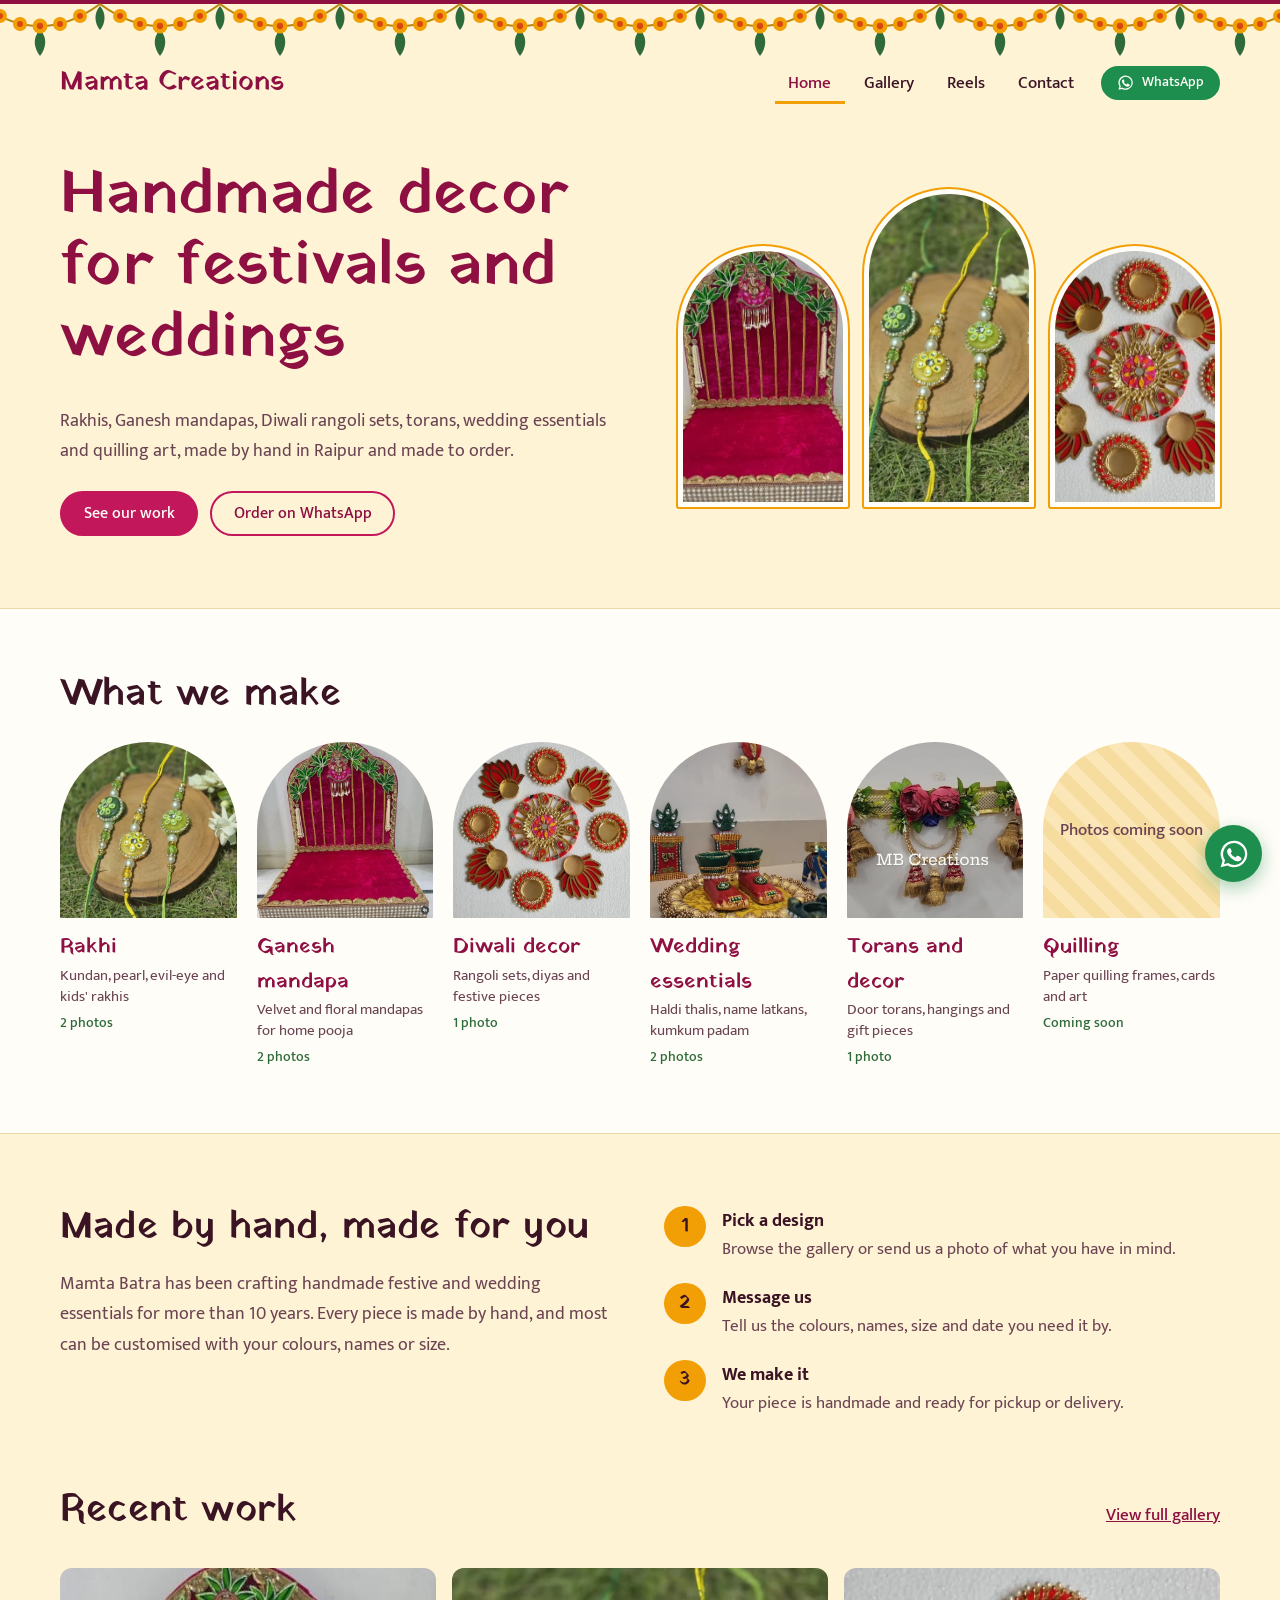
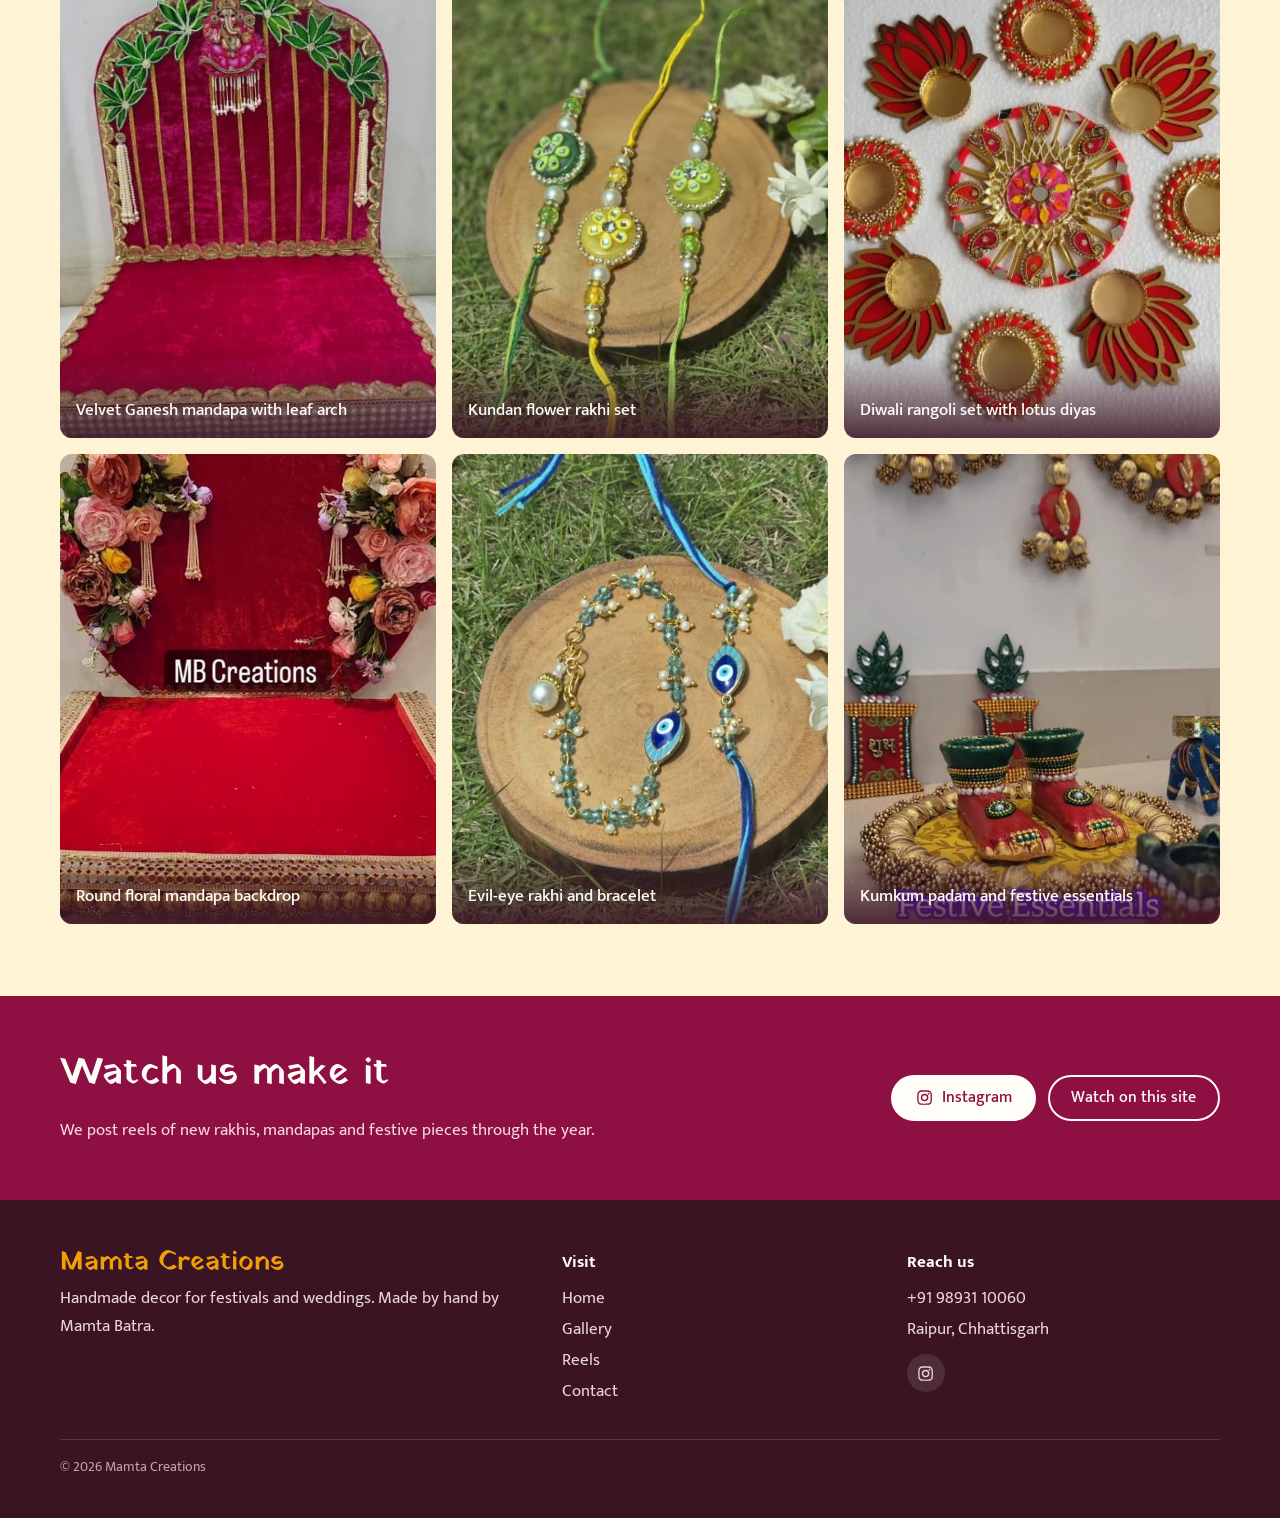
<file: index.html>
<!DOCTYPE html>
<html lang="en">
<head>
<meta charset="utf-8">
<meta name="viewport" content="width=device-width, initial-scale=1">
<title>Mamta Creations | Handmade festive and wedding decor, Raipur</title>
<meta name="description" content="Handmade rakhis, Ganesh mandapas, Diwali rangoli sets, torans, wedding essentials and quilling art by Mamta Creations, Raipur.">
<link rel="icon" href="data:image/svg+xml,<svg xmlns='http://www.w3.org/2000/svg' viewBox='0 0 100 100'><text y='.9em' font-size='90'>🪔</text></svg>">
<link rel="preconnect" href="https://fonts.googleapis.com">
<link rel="preconnect" href="https://fonts.gstatic.com" crossorigin>
<link href="https://fonts.googleapis.com/css2?family=Yatra+One&family=Mukta:wght@400;500;700&display=swap" rel="stylesheet">
<link rel="stylesheet" href="css/style.css">
</head>
<body data-page="home">
<header id="site-header"></header>
<main>
  <section class="hero wrap">
    <div class="hero-text">
      <h1 id="hero-title"></h1>
      <p id="hero-intro" class="lead"></p>
      <div class="actions">
        <a class="btn" href="gallery.html">See our work</a>
        <a id="hero-wa" class="btn btn-outline" href="contact.html" target="_blank" rel="noopener">Order on WhatsApp</a>
      </div>
    </div>
    <div id="hero-arches" class="arches"></div>
  </section>

  <section class="band">
    <div class="wrap">
      <h2>What we make</h2>
      <div id="cat-grid" class="cat-grid"></div>
    </div>
  </section>

  <section class="wrap split">
    <div>
      <h2>Made by hand, made for you</h2>
      <p id="about-text" class="lead"></p>
    </div>
    <ol class="steps">
      <li><b>Pick a design</b> Browse the gallery or send us a photo of what you have in mind.</li>
      <li><b>Message us</b> Tell us the colours, names, size and date you need it by.</li>
      <li><b>We make it</b> Your piece is handmade and ready for pickup or delivery.</li>
    </ol>
  </section>

  <section class="wrap">
    <div class="sec-head">
      <h2>Recent work</h2>
      <a class="link" href="gallery.html">View full gallery</a>
    </div>
    <div id="feat-grid" class="tile-grid"></div>
  </section>

  <section class="reel-band">
    <div class="wrap reel-band-in">
      <div>
        <h2>Watch us make it</h2>
        <p>We post reels of new rakhis, mandapas and festive pieces through the year.</p>
      </div>
      <div id="reel-links" class="actions"></div>
    </div>
  </section>
</main>
<footer id="site-footer"></footer>
<script src="js/config.js"></script>
<script src="js/main.js"></script>
</body>
</html>
</file>
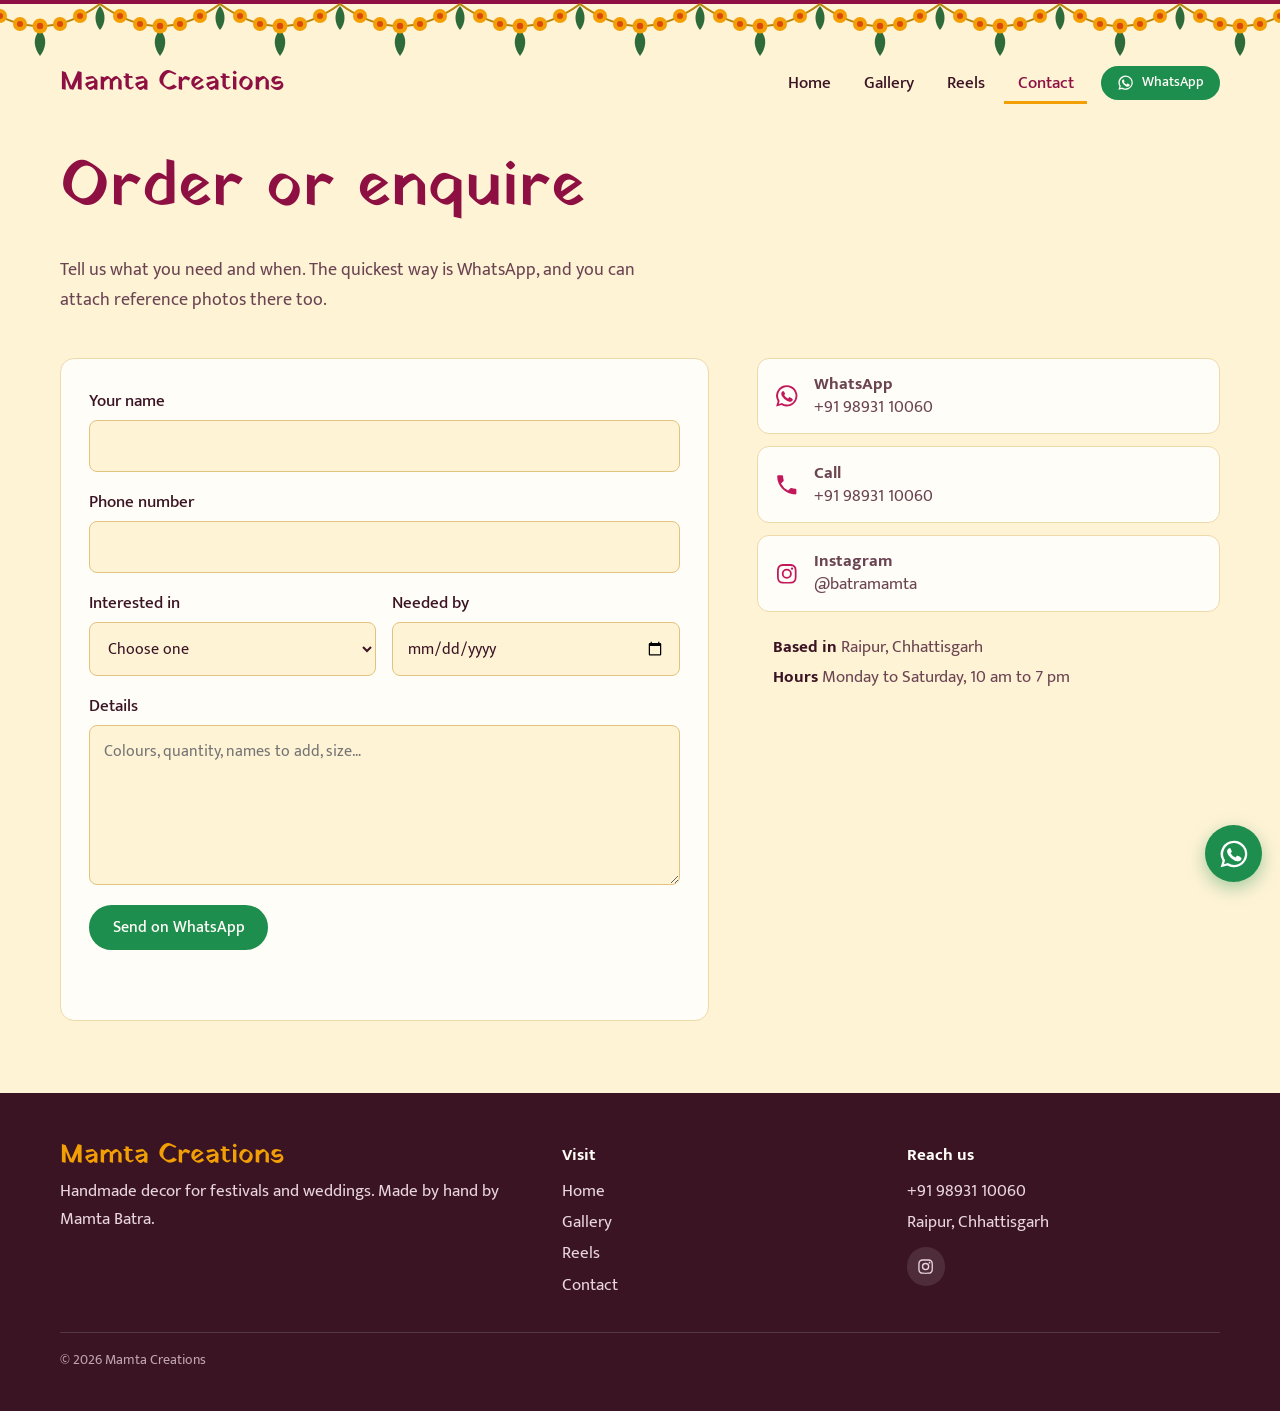
<file: contact.html>
<!DOCTYPE html>
<html lang="en">
<head>
<meta charset="utf-8">
<meta name="viewport" content="width=device-width, initial-scale=1">
<title>Contact | Mamta Creations</title>
<meta name="description" content="Enquire or order handmade festive and wedding decor from Mamta Creations on WhatsApp.">
<link rel="icon" href="data:image/svg+xml,<svg xmlns='http://www.w3.org/2000/svg' viewBox='0 0 100 100'><text y='.9em' font-size='90'>🪔</text></svg>">
<link rel="preconnect" href="https://fonts.googleapis.com">
<link rel="preconnect" href="https://fonts.gstatic.com" crossorigin>
<link href="https://fonts.googleapis.com/css2?family=Yatra+One&family=Mukta:wght@400;500;700&display=swap" rel="stylesheet">
<link rel="stylesheet" href="css/style.css">
</head>
<body data-page="contact">
<header id="site-header"></header>
<main class="wrap">
  <div class="page-head">
    <h1>Order or enquire</h1>
    <p class="lead">Tell us what you need and when. The quickest way is WhatsApp, and you can attach reference photos there too.</p>
  </div>
  <div class="contact">
    <form id="c-form" class="form" novalidate>
      <label>Your name<input name="name" required autocomplete="name"></label>
      <label>Phone number<input name="phone" type="tel" required autocomplete="tel" pattern="[0-9+ ]{10,15}"></label>
      <div class="row">
        <label>Interested in<select name="interest" id="c-interest"></select></label>
        <label>Needed by<input name="date" type="date"></label>
      </div>
      <label>Details<textarea name="message" rows="5" placeholder="Colours, quantity, names to add, size…"></textarea></label>
      <div class="actions">
        <button class="btn btn-wa" type="submit" value="wa">Send on WhatsApp</button>
        <button id="c-email-btn" class="btn btn-outline" type="submit" value="email">Send by email</button>
      </div>
      <p id="c-status" class="status" role="status"></p>
    </form>
    <aside id="c-details" class="details"></aside>
  </div>
</main>
<footer id="site-footer"></footer>
<script src="js/config.js"></script>
<script src="js/main.js"></script>
</body>
</html>
</file>
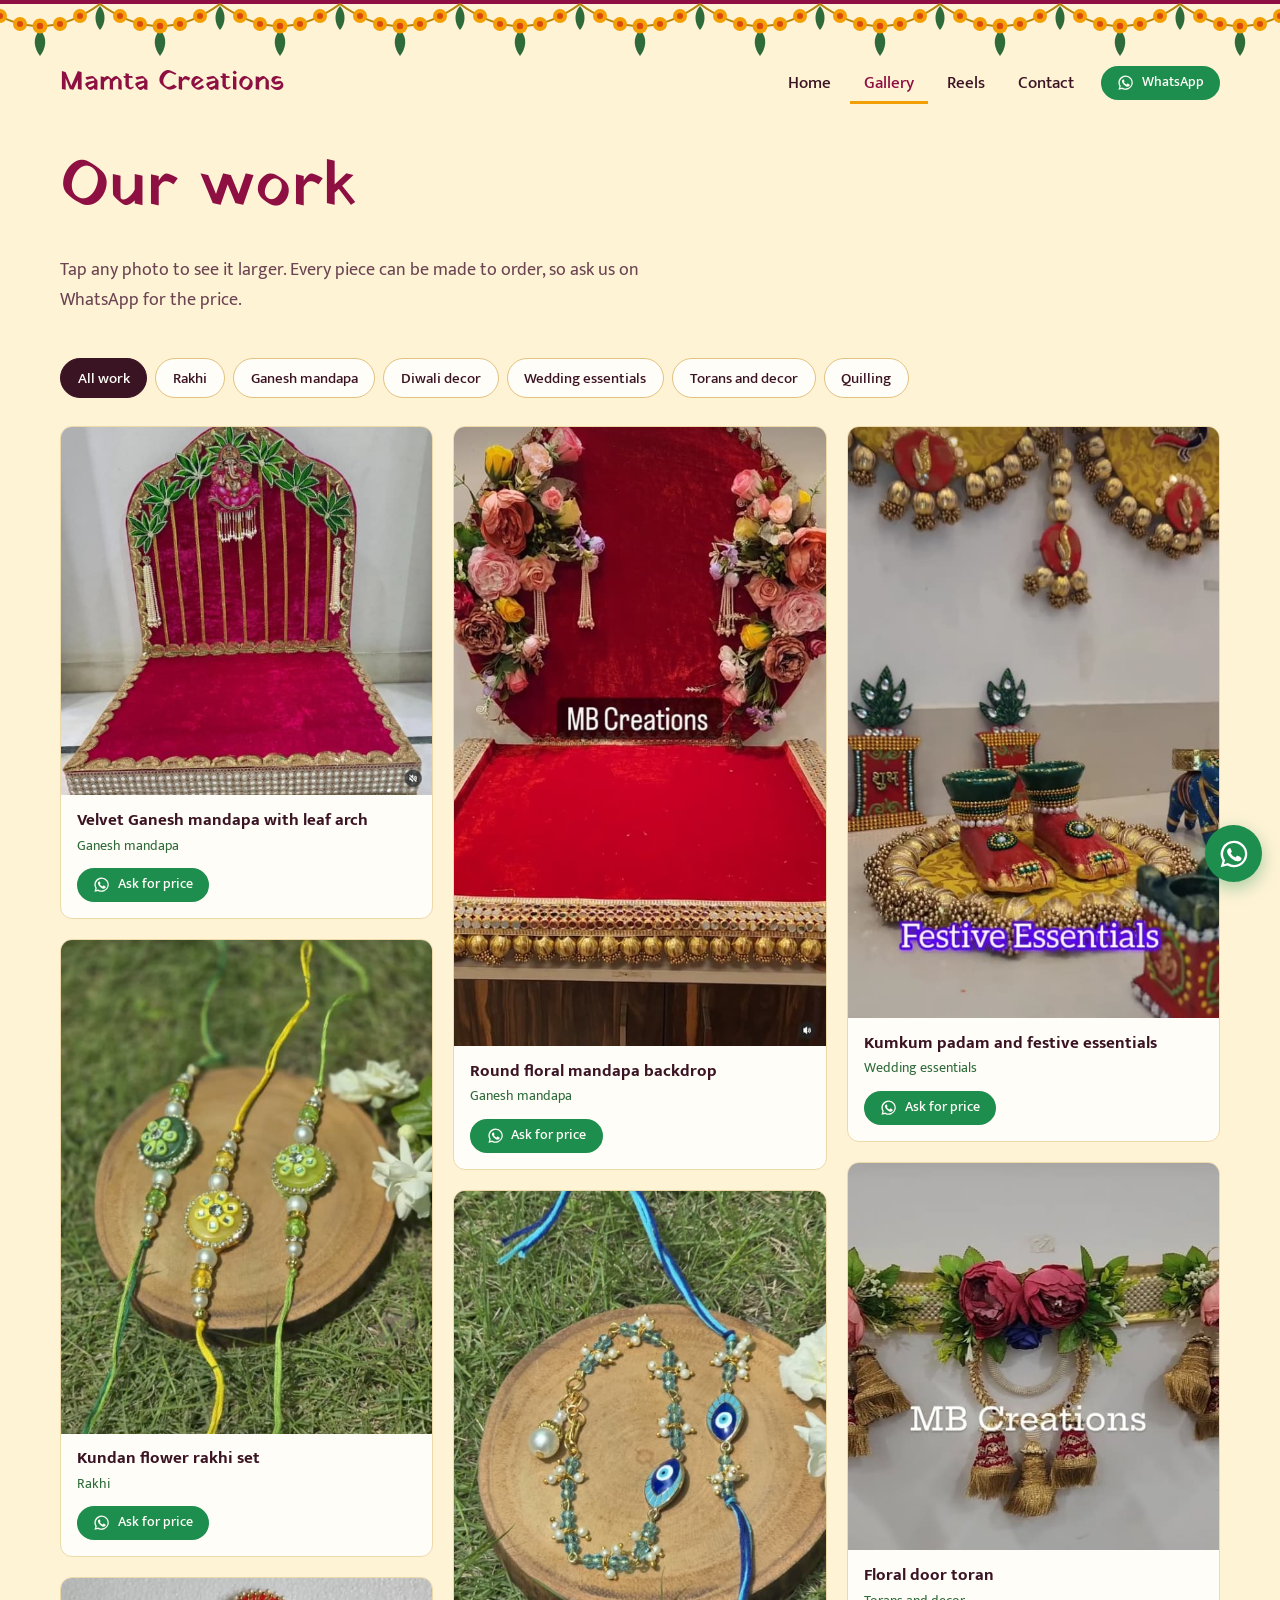
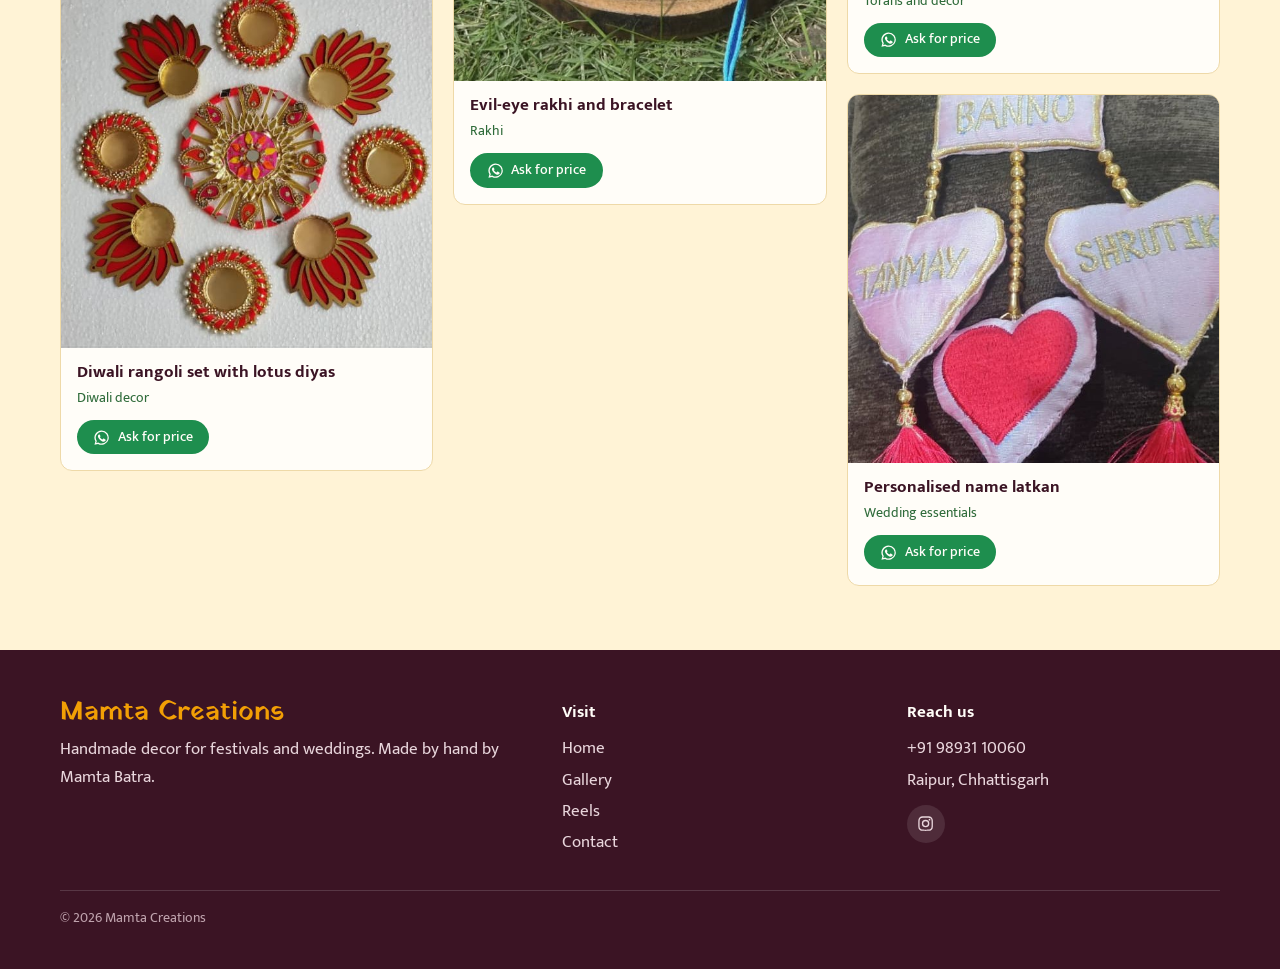
<file: gallery.html>
<!DOCTYPE html>
<html lang="en">
<head>
<meta charset="utf-8">
<meta name="viewport" content="width=device-width, initial-scale=1">
<title>Gallery | Mamta Creations</title>
<meta name="description" content="Photos of handmade rakhis, Ganesh mandapas, Diwali decor, torans, wedding essentials and quilling by Mamta Creations.">
<link rel="icon" href="data:image/svg+xml,<svg xmlns='http://www.w3.org/2000/svg' viewBox='0 0 100 100'><text y='.9em' font-size='90'>🪔</text></svg>">
<link rel="preconnect" href="https://fonts.googleapis.com">
<link rel="preconnect" href="https://fonts.gstatic.com" crossorigin>
<link href="https://fonts.googleapis.com/css2?family=Yatra+One&family=Mukta:wght@400;500;700&display=swap" rel="stylesheet">
<link rel="stylesheet" href="css/style.css">
</head>
<body data-page="gallery">
<header id="site-header"></header>
<main class="wrap">
  <div class="page-head">
    <h1>Our work</h1>
    <p class="lead">Tap any photo to see it larger. Every piece can be made to order, so ask us on WhatsApp for the price.</p>
  </div>
  <div id="filters" class="filters" role="group" aria-label="Filter by category"></div>
  <div id="gallery-grid" class="gallery"></div>
  <div id="gallery-empty" class="empty" hidden>
    <p>Photos for this category are coming soon. Message us on WhatsApp and we will share recent pieces.</p>
    <a class="btn" href="contact.html">Contact us</a>
  </div>
</main>

<dialog id="lightbox" class="lightbox" aria-label="Photo viewer">
  <button id="lb-close" class="lb-close" type="button" aria-label="Close">&times;</button>
  <button id="lb-prev" class="lb-nav prev" type="button" aria-label="Previous photo">&#8249;</button>
  <figure>
    <img id="lb-img" alt="">
    <figcaption>
      <span><b id="lb-title"></b><small><span id="lb-cat"></span>, <span id="lb-count"></span></small></span>
      <a id="lb-wa" class="btn btn-wa" target="_blank" rel="noopener">Ask for price</a>
    </figcaption>
  </figure>
  <button id="lb-next" class="lb-nav next" type="button" aria-label="Next photo">&#8250;</button>
</dialog>
<footer id="site-footer"></footer>
<script src="js/config.js"></script>
<script src="js/main.js"></script>
</body>
</html>
</file>
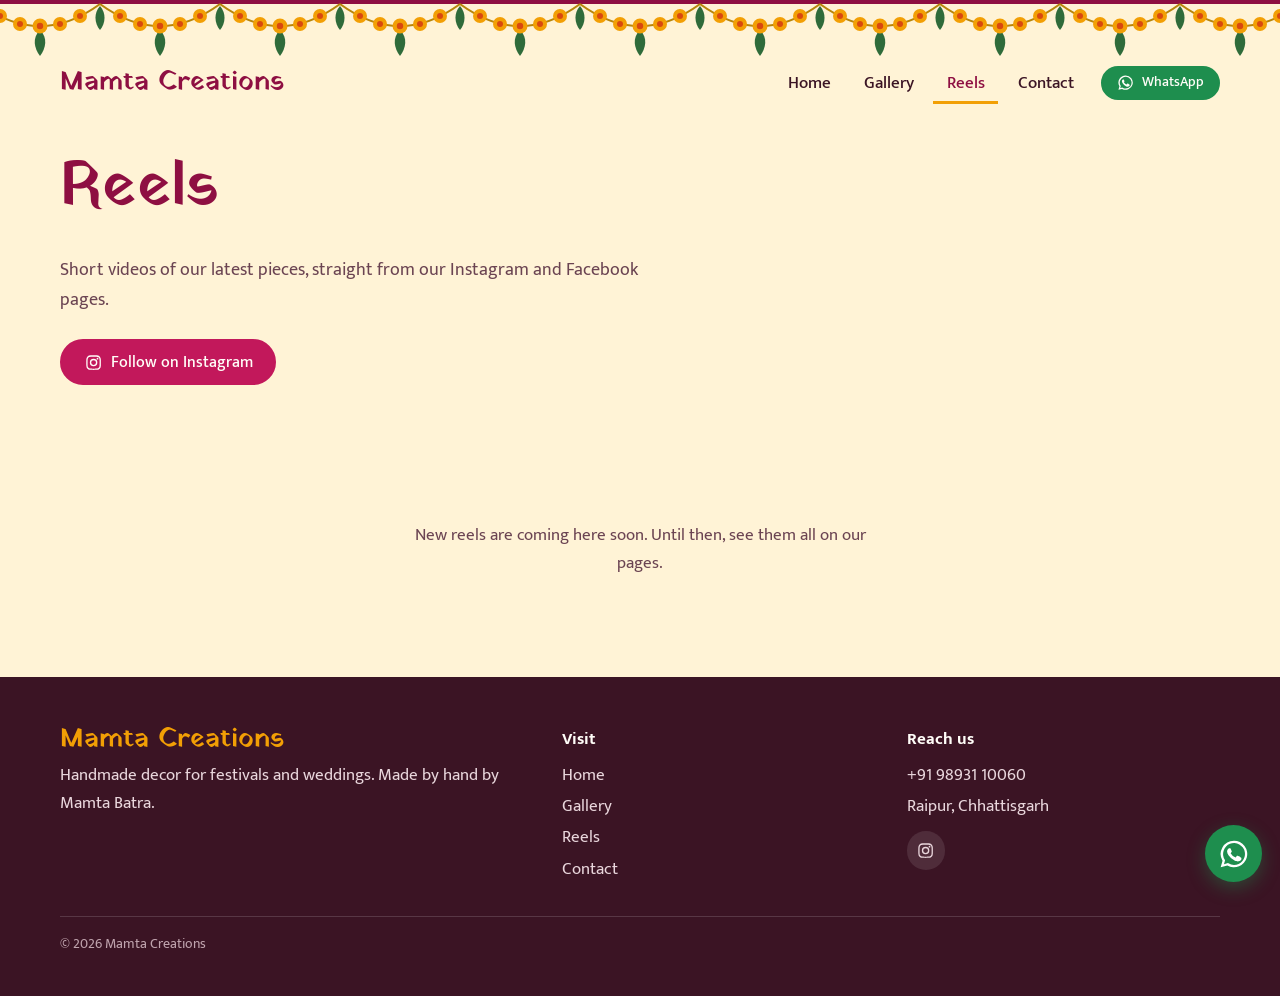
<file: reels.html>
<!DOCTYPE html>
<html lang="en">
<head>
<meta charset="utf-8">
<meta name="viewport" content="width=device-width, initial-scale=1">
<title>Reels | Mamta Creations</title>
<meta name="description" content="Watch reels of handmade festive decor by Mamta Creations from Instagram and Facebook.">
<link rel="icon" href="data:image/svg+xml,<svg xmlns='http://www.w3.org/2000/svg' viewBox='0 0 100 100'><text y='.9em' font-size='90'>🪔</text></svg>">
<link rel="preconnect" href="https://fonts.googleapis.com">
<link rel="preconnect" href="https://fonts.gstatic.com" crossorigin>
<link href="https://fonts.googleapis.com/css2?family=Yatra+One&family=Mukta:wght@400;500;700&display=swap" rel="stylesheet">
<link rel="stylesheet" href="css/style.css">
</head>
<body data-page="reels">
<header id="site-header"></header>
<main class="wrap">
  <div class="page-head">
    <h1>Reels</h1>
    <p class="lead">Short videos of our latest pieces, straight from our Instagram and Facebook pages.</p>
    <div id="reel-follow" class="actions"></div>
  </div>
  <div id="reels-grid" class="reels"></div>
  <div id="reels-empty" class="empty" hidden>
    <p>New reels are coming here soon. Until then, see them all on our pages.</p>
  </div>
</main>
<footer id="site-footer"></footer>
<script src="js/config.js"></script>
<script src="js/main.js"></script>
</body>
</html>
</file>
<file: css/style.css>
/* Mamta Creations — styles */
:root {
  --paper: #FFF3D6;
  --paper-2: #FBE6B8;
  --ink: #3B1424;
  --ink-soft: #6B4452;
  --rani: #C2185B;
  --rani-d: #8E0F42;
  --marigold: #F29F05;
  --leaf: #2F6B3A;
  --wa: #1E8E4E;
  --white: #FFFDF8;
  --display: "Yatra One", "Mukta", Georgia, serif;
  --body: "Mukta", system-ui, -apple-system, "Segoe UI", sans-serif;
  --wrap: 1160px;
}
*, *::before, *::after { box-sizing: border-box; }
html { scroll-behavior: smooth; }
body {
  margin: 0; background: var(--paper); color: var(--ink);
  font: 400 1.0625rem/1.65 var(--body);
  -webkit-font-smoothing: antialiased;
}
[hidden] { display: none !important; }
img { max-width: 100%; display: block; }
a { color: var(--rani-d); }
h1, h2, h3 { font-family: var(--display); font-weight: 400; line-height: 1.15; margin: 0 0 .5em; letter-spacing: .005em; }
h1 { font-size: clamp(2.2rem, 5.2vw, 3.9rem); color: var(--rani-d); }
h2 { font-size: clamp(1.7rem, 3.2vw, 2.4rem); }
p { margin: 0 0 1em; }
.lead { font-size: 1.15rem; color: var(--ink-soft); max-width: 58ch; }
.wrap { width: min(var(--wrap), 100% - 2.5rem); margin-inline: auto; }
:focus-visible { outline: 3px solid var(--marigold); outline-offset: 3px; border-radius: 4px; }

/* ---------- Buttons ---------- */
.btn {
  display: inline-flex; align-items: center; gap: .5em;
  padding: .7em 1.35em; border-radius: 999px; border: 2px solid var(--rani);
  background: var(--rani); color: var(--white); font: 500 1rem/1.2 var(--body);
  text-decoration: none; cursor: pointer; transition: background .15s, color .15s, border-color .15s;
}
.btn:hover { background: var(--rani-d); border-color: var(--rani-d); }
.btn svg { width: 1.2em; height: 1.2em; flex: none; }
.btn-outline { background: transparent; color: var(--rani-d); }
.btn-outline:hover { background: var(--rani); color: var(--white); }
.btn-wa { background: var(--wa); border-color: var(--wa); }
.btn-wa:hover { background: #156D3B; border-color: #156D3B; }
.btn-light { background: var(--white); border-color: var(--white); color: var(--rani-d); }
.btn-light:hover { background: var(--paper-2); border-color: var(--paper-2); }
.btn-outline-light { background: transparent; border-color: var(--white); color: var(--white); }
.btn-outline-light:hover { background: var(--white); color: var(--rani-d); }
.btn-sm { padding: .45em 1em; font-size: .9rem; }
.actions { display: flex; flex-wrap: wrap; gap: .75rem; margin-top: 1.5rem; }
.link { font-weight: 500; }

/* ---------- Header with toran ---------- */
#site-header { position: relative; background: var(--paper); z-index: 20; }
.toran {
  height: 58px;
  background:
    url("data:image/svg+xml,%3Csvg xmlns='http://www.w3.org/2000/svg' width='120' height='58' viewBox='0 0 120 58'%3E%3Cpath d='M0 4 Q60 48 120 4' fill='none' stroke='%23B8860B' stroke-width='2'/%3E%3Cg fill='%232F6B3A'%3E%3Cpath d='M60 30 C52 38 54 48 60 56 C66 48 68 38 60 30Z'/%3E%3Cpath d='M0 6 C-7 14 -5 24 0 30 C5 24 7 14 0 6Z'/%3E%3Cpath d='M120 6 C113 14 115 24 120 30 C125 24 127 14 120 6Z'/%3E%3C/g%3E%3Cg fill='%23F29F05'%3E%3Ccircle cx='20' cy='16' r='7'/%3E%3Ccircle cx='40' cy='24' r='7'/%3E%3Ccircle cx='60' cy='26' r='7.5'/%3E%3Ccircle cx='80' cy='24' r='7'/%3E%3Ccircle cx='100' cy='16' r='7'/%3E%3C/g%3E%3Cg fill='%23D9480F'%3E%3Ccircle cx='20' cy='16' r='3'/%3E%3Ccircle cx='40' cy='24' r='3'/%3E%3Ccircle cx='60' cy='26' r='3.2'/%3E%3Ccircle cx='80' cy='24' r='3'/%3E%3Ccircle cx='100' cy='16' r='3'/%3E%3C/g%3E%3C/svg%3E") repeat-x top center,
    linear-gradient(var(--rani-d), var(--rani-d)) top / 100% 4px no-repeat;
}
.bar { display: flex; align-items: center; justify-content: space-between; gap: 1rem; padding: .25rem 0 1rem; }
.brand { font-family: var(--display); font-size: 1.7rem; color: var(--rani-d); text-decoration: none; line-height: 1.1; }
.nav { display: flex; align-items: center; gap: .35rem; }
.nav a:not(.btn) { padding: .4em .8em; color: var(--ink); text-decoration: none; font-weight: 500; border-radius: 999px; }
.nav a:not(.btn):hover { background: var(--paper-2); }
.nav a[aria-current="page"] { color: var(--rani-d); box-shadow: inset 0 -3px 0 var(--marigold); border-radius: 0; }
.nav .btn { margin-left: .5rem; }
.menu-btn { display: none; }

/* ---------- Home hero: temple-arch photo frames ---------- */
.hero { display: grid; grid-template-columns: 1.05fr 1fr; gap: 3rem; align-items: center; padding: 2.5rem 0 4.5rem; }
.hero-text h1 { max-width: 14ch; }
.arches { display: grid; grid-template-columns: repeat(3, 1fr); gap: 1rem; align-items: end; }
.arch { margin: 0; aspect-ratio: 3 / 4.6; border-radius: 999px 999px 14px 14px; overflow: hidden;
  border: 5px solid var(--white); box-shadow: 0 0 0 2px var(--marigold); background: var(--paper-2); }
.arch.a2 { aspect-ratio: 3 / 5.6; }
.arch img, .arch .ph { width: 100%; height: 100%; object-fit: cover; }

/* ---------- Placeholder when a photo is missing ---------- */
.ph { display: grid; place-items: center; text-align: center; padding: 1rem; min-height: 160px;
  background: repeating-linear-gradient(45deg, var(--paper-2) 0 12px, #F7DCA0 12px 24px);
  color: var(--ink-soft); font-weight: 500; }

/* ---------- Categories ---------- */
.band { background: var(--white); padding: 4rem 0; border-block: 1px solid #EED9A8; }
.cat-grid { display: grid; grid-template-columns: repeat(auto-fill, minmax(170px, 1fr)); gap: 1.5rem 1.25rem; margin-top: 1.5rem; }
.cat { display: flex; flex-direction: column; text-decoration: none; color: var(--ink); }
.cat-pic { display: block; aspect-ratio: 1; border-radius: 999px 999px 10px 10px; overflow: hidden; background: var(--paper-2); margin-bottom: .75rem; }
.cat-pic img, .cat-pic .ph { width: 100%; height: 100%; object-fit: cover; transition: transform .35s; }
.cat:hover .cat-pic img { transform: scale(1.05); }
.cat-name { font-family: var(--display); font-size: 1.3rem; color: var(--rani-d); }
.cat-blurb { font-size: .95rem; color: var(--ink-soft); line-height: 1.4; }
.cat-count { font-size: .85rem; color: var(--leaf); font-weight: 500; margin-top: .3rem; }

/* ---------- About + steps ---------- */
.split { display: grid; grid-template-columns: 1fr 1fr; gap: 3rem; padding: 4.5rem 0; align-items: start; }
.steps { list-style: none; counter-reset: s; margin: 0; padding: 0; display: grid; gap: 1.25rem; }
.steps li { counter-increment: s; position: relative; padding-left: 3.6rem; color: var(--ink-soft); }
.steps li::before { content: counter(s); position: absolute; left: 0; top: 0; width: 2.6rem; height: 2.6rem;
  display: grid; place-items: center; border-radius: 50%; background: var(--marigold); color: var(--ink);
  font-family: var(--display); font-size: 1.25rem; }
.steps b { display: block; color: var(--ink); font-size: 1.1rem; }

/* ---------- Recent work tiles ---------- */
.sec-head { display: flex; justify-content: space-between; align-items: baseline; gap: 1rem; flex-wrap: wrap; }
.tile-grid { display: grid; grid-template-columns: repeat(3, 1fr); gap: 1rem; margin: 1rem 0 4.5rem; }
.tile { position: relative; display: block; aspect-ratio: 4 / 5; border-radius: 12px; overflow: hidden; background: var(--paper-2); }
.tile img, .tile .ph { width: 100%; height: 100%; object-fit: cover; }
.tile span { position: absolute; inset: auto 0 0; padding: 2.5rem 1rem .9rem; color: var(--white); font-weight: 500;
  background: linear-gradient(transparent, rgba(59, 20, 36, .85)); }

/* ---------- Reel band ---------- */
.reel-band { background: var(--rani-d); color: var(--white); padding: 3.5rem 0; }
.reel-band h2 { color: var(--white); }
.reel-band p { color: #F6D9E3; margin: 0; }
.reel-band-in { display: flex; justify-content: space-between; align-items: center; gap: 2rem; flex-wrap: wrap; }
.reel-band .actions { margin: 0; }

/* ---------- Inner pages ---------- */
.page-head { padding: 2rem 0 1.5rem; }
.filters { display: flex; flex-wrap: wrap; gap: .5rem; margin-bottom: 1.75rem; }
.filters button { font: 500 .95rem var(--body); padding: .45em 1.1em; border-radius: 999px; cursor: pointer;
  border: 1.5px solid #E2C27F; background: var(--white); color: var(--ink); }
.filters button:hover { border-color: var(--rani); }
.filters button[aria-pressed="true"] { background: var(--ink); border-color: var(--ink); color: var(--white); }

.gallery { columns: 3 260px; column-gap: 1.25rem; padding-bottom: 4rem; }
.g-item { break-inside: avoid; margin: 0 0 1.25rem; background: var(--white); border-radius: 12px; overflow: hidden; border: 1px solid #EED9A8; }
.g-open { display: block; width: 100%; padding: 0; border: 0; background: none; cursor: zoom-in; }
.g-open img { width: 100%; height: auto; }
.g-item figcaption { padding: .85rem 1rem 1rem; display: grid; gap: .15rem; }
.g-title { font-weight: 700; line-height: 1.3; }
.g-cat { font-size: .88rem; color: var(--leaf); margin-bottom: .55rem; }
.g-item .btn { justify-self: start; }
.empty { text-align: center; padding: 3rem 1rem 5rem; color: var(--ink-soft); }
.empty p { max-width: 46ch; margin: 0 auto 1.25rem; }

/* Lightbox */
.lightbox { border: 0; padding: 0; background: transparent; max-width: 100vw; max-height: 100vh; width: 100%; height: 100%; }
.lightbox::backdrop { background: rgba(30, 8, 18, .9); }
.lightbox[open] { display: grid; grid-template-columns: auto 1fr auto; align-items: center; }
.lightbox figure { margin: 0; justify-self: center; max-width: min(900px, 100%); }
.lightbox img { max-height: 76vh; width: auto; margin: 0 auto; border-radius: 10px; }
.lightbox figcaption { display: flex; justify-content: space-between; align-items: center; gap: 1rem; color: var(--white); padding: .9rem .25rem; flex-wrap: wrap; }
.lightbox small { display: block; color: #E8C9D4; }
.lb-nav, .lb-close { background: rgba(255, 253, 248, .12); color: var(--white); border: 0; cursor: pointer;
  width: 3rem; height: 3rem; border-radius: 50%; font-size: 2rem; line-height: 1; margin: 1rem; }
.lb-nav:hover, .lb-close:hover { background: rgba(255, 253, 248, .25); }
.lb-close { position: absolute; top: 0; right: 0; }

/* Reels */
.reels { display: grid; grid-template-columns: repeat(auto-fill, minmax(300px, 1fr)); gap: 1.5rem; padding-bottom: 4rem; justify-items: center; }
.reel { width: 100%; max-width: 360px; }
.reel .instagram-media { min-width: 0 !important; width: 100% !important; margin: 0 !important; }
.reel-fb iframe { width: 100%; aspect-ratio: 9 / 16; border: 0; border-radius: 12px; background: var(--ink); }
.reel-fb a { display: inline-block; margin-top: .4rem; font-size: .9rem; }

/* Contact */
.contact { display: grid; grid-template-columns: 1.4fr 1fr; gap: 3rem; padding-bottom: 4.5rem; align-items: start; }
.form { display: grid; gap: 1rem; background: var(--white); padding: 1.75rem; border-radius: 14px; border: 1px solid #EED9A8; }
.form label { display: grid; gap: .35rem; font-weight: 500; }
.form .row { display: grid; grid-template-columns: 1fr 1fr; gap: 1rem; }
.form input, .form select, .form textarea { font: 400 1rem var(--body); color: var(--ink); padding: .7em .85em;
  border: 1.5px solid #E2C27F; border-radius: 8px; background: var(--paper); width: 100%; }
.form input:focus, .form select:focus, .form textarea:focus { outline: none; border-color: var(--rani); box-shadow: 0 0 0 3px rgba(194, 24, 91, .18); }
.form .actions { margin-top: .25rem; }
.status { color: var(--leaf); font-weight: 500; margin: 0; min-height: 1.5em; }
.details { display: grid; gap: .75rem; }
.detail { display: flex; gap: .9rem; align-items: center; padding: .9rem 1rem; border-radius: 12px; background: var(--white);
  border: 1px solid #EED9A8; text-decoration: none; color: var(--ink); }
.detail:hover { border-color: var(--rani); }
.detail svg { width: 1.6rem; height: 1.6rem; color: var(--rani); flex: none; }
.detail b { display: block; }
.detail span { line-height: 1.35; color: var(--ink-soft); }
.detail-note { color: var(--ink-soft); padding: .5rem 1rem; line-height: 1.8; }
.detail-note b { color: var(--ink); }

/* ---------- Footer ---------- */
#site-footer { background: var(--ink); color: #E9D6DC; padding: 3rem 0 1.5rem; }
.foot { display: grid; grid-template-columns: 1.5fr 1fr 1fr; gap: 2rem; }
.foot .brand { color: var(--marigold); display: block; margin-bottom: .4rem; }
.foot a, .foot span { display: block; color: #E9D6DC; text-decoration: none; padding: .1rem 0; }
.foot a:hover { color: var(--white); text-decoration: underline; }
.foot-h { font-weight: 700; color: var(--white); margin-bottom: .4rem; }
.social { display: flex; gap: .6rem; margin-top: .6rem; }
.social a { width: 2.4rem; height: 2.4rem; display: grid; place-items: center; border-radius: 50%; background: rgba(255,255,255,.1); }
.social svg { width: 1.2rem; height: 1.2rem; }
.copy { margin-top: 2rem; padding-top: 1rem; border-top: 1px solid rgba(255,255,255,.15); font-size: .9rem; color: #BFA3AD; }

/* Floating WhatsApp */
.wa-float { position: fixed; right: 1.1rem; bottom: 1.1rem; width: 3.6rem; height: 3.6rem; border-radius: 50%;
  background: var(--wa); color: #fff; display: grid; place-items: center; box-shadow: 0 6px 18px rgba(30, 142, 78, .4); z-index: 30; }
.wa-float svg { width: 2rem; height: 2rem; }

/* ---------- Responsive ---------- */
@media (max-width: 900px) {
  .hero, .split, .contact { grid-template-columns: 1fr; gap: 2rem; }
  .hero { padding-top: 1rem; }
  .tile-grid { grid-template-columns: repeat(2, 1fr); }
  .foot { grid-template-columns: 1fr 1fr; }
  .foot > :first-child { grid-column: 1 / -1; }
}
@media (max-width: 720px) {
  .menu-btn { display: inline-block; font: 500 1rem var(--body); padding: .45em 1em; border-radius: 999px;
    border: 1.5px solid var(--ink); background: transparent; color: var(--ink); cursor: pointer; }
  .nav { display: none; position: absolute; left: 0; right: 0; top: 100%; flex-direction: column; align-items: stretch;
    background: var(--paper); padding: .5rem 1.25rem 1.25rem; border-bottom: 2px solid var(--marigold); }
  .nav.open { display: flex; }
  .nav a:not(.btn) { padding: .75em .25em; border-radius: 0; border-bottom: 1px solid #EED9A8; }
  .nav a[aria-current="page"] { box-shadow: none; }
  .nav .btn { margin: .75rem 0 0; justify-content: center; }
  .toran { height: 46px; background-size: 96px 46px, 100% 4px; }
  .form .row { grid-template-columns: 1fr; }
  .lightbox[open] { grid-template-columns: 1fr 1fr; grid-template-rows: 1fr auto; }
  .lightbox figure { grid-column: 1 / -1; grid-row: 1; padding: 0 .75rem; }
  .lb-nav.prev { grid-row: 2; justify-self: start; }
  .lb-nav.next { grid-row: 2; justify-self: end; }
}
@media (max-width: 480px) {
  .tile-grid { grid-template-columns: 1fr 1fr; gap: .6rem; }
  .tile span { font-size: .85rem; padding: 2rem .6rem .6rem; }
  .cat-grid { grid-template-columns: 1fr 1fr; }
  .foot { grid-template-columns: 1fr; }
}
@media (prefers-reduced-motion: reduce) {
  *, *::before, *::after { transition: none !important; scroll-behavior: auto !important; }
}
</file>
